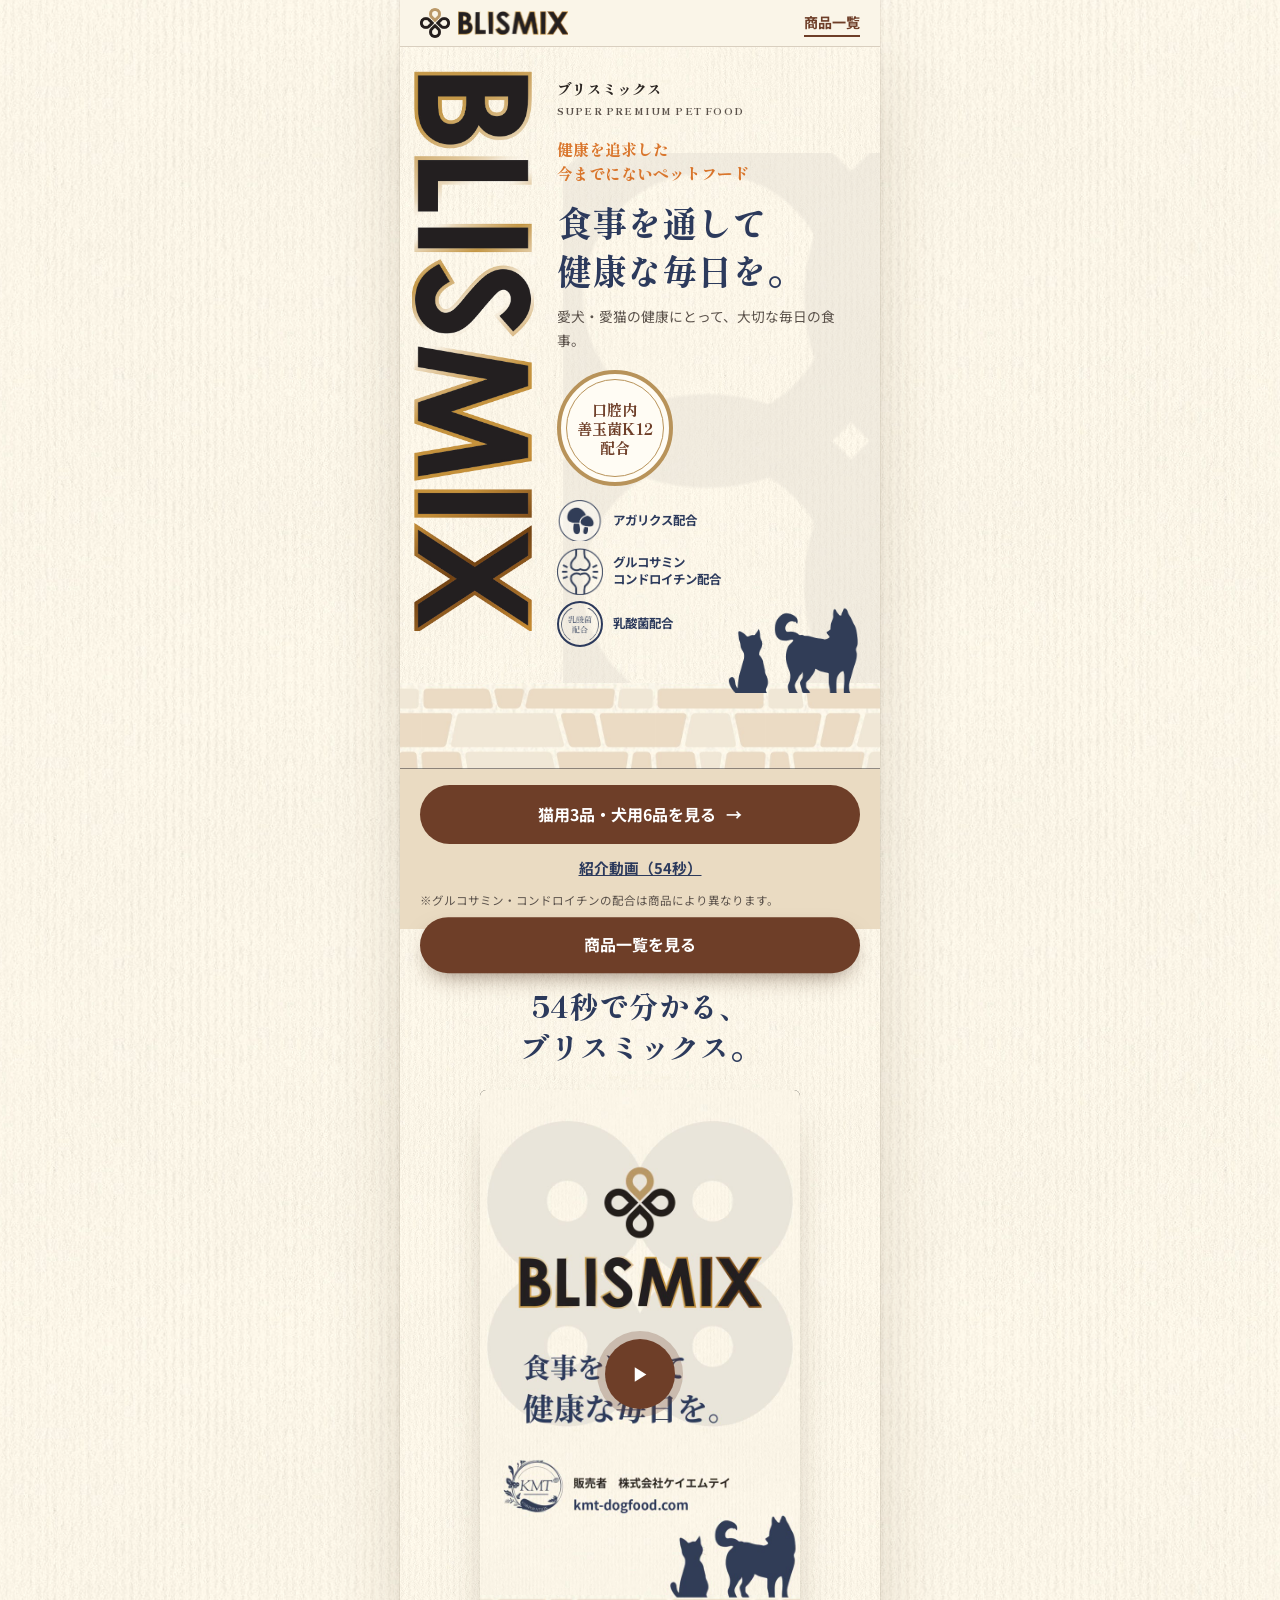
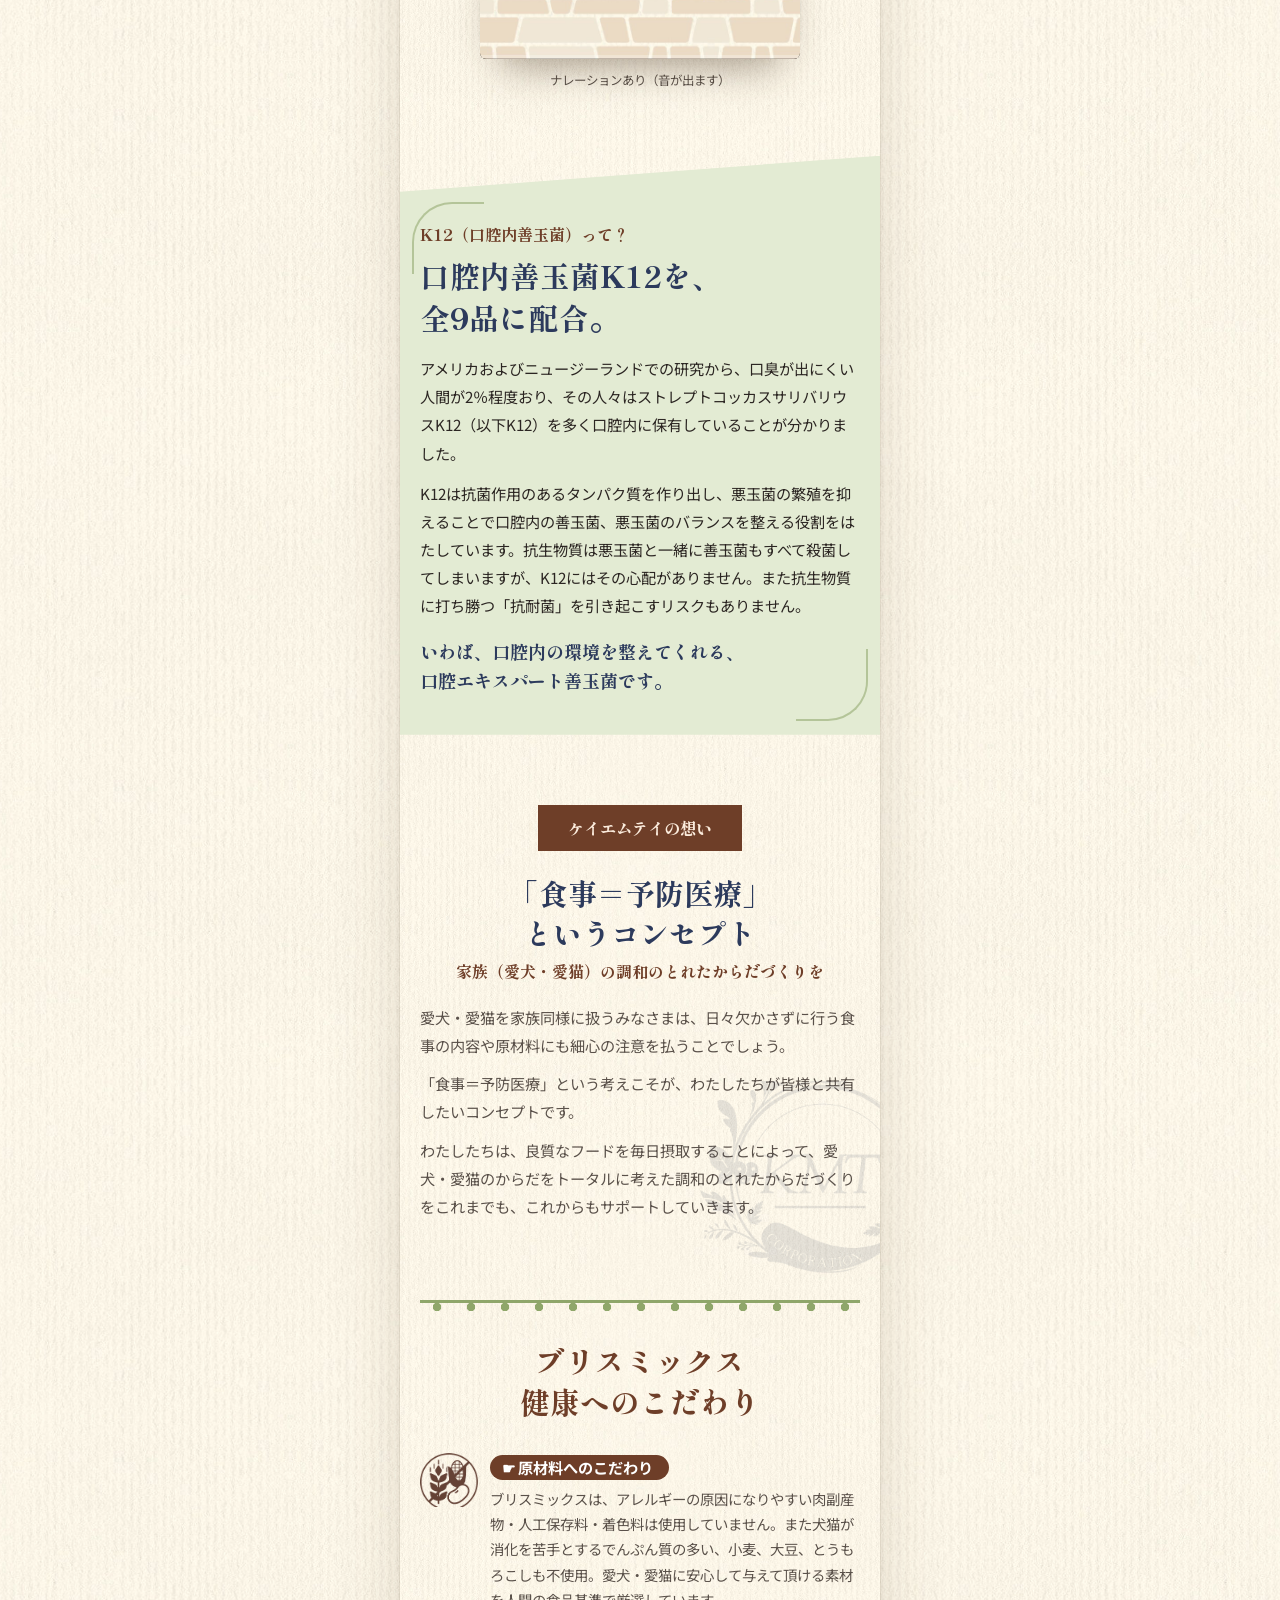
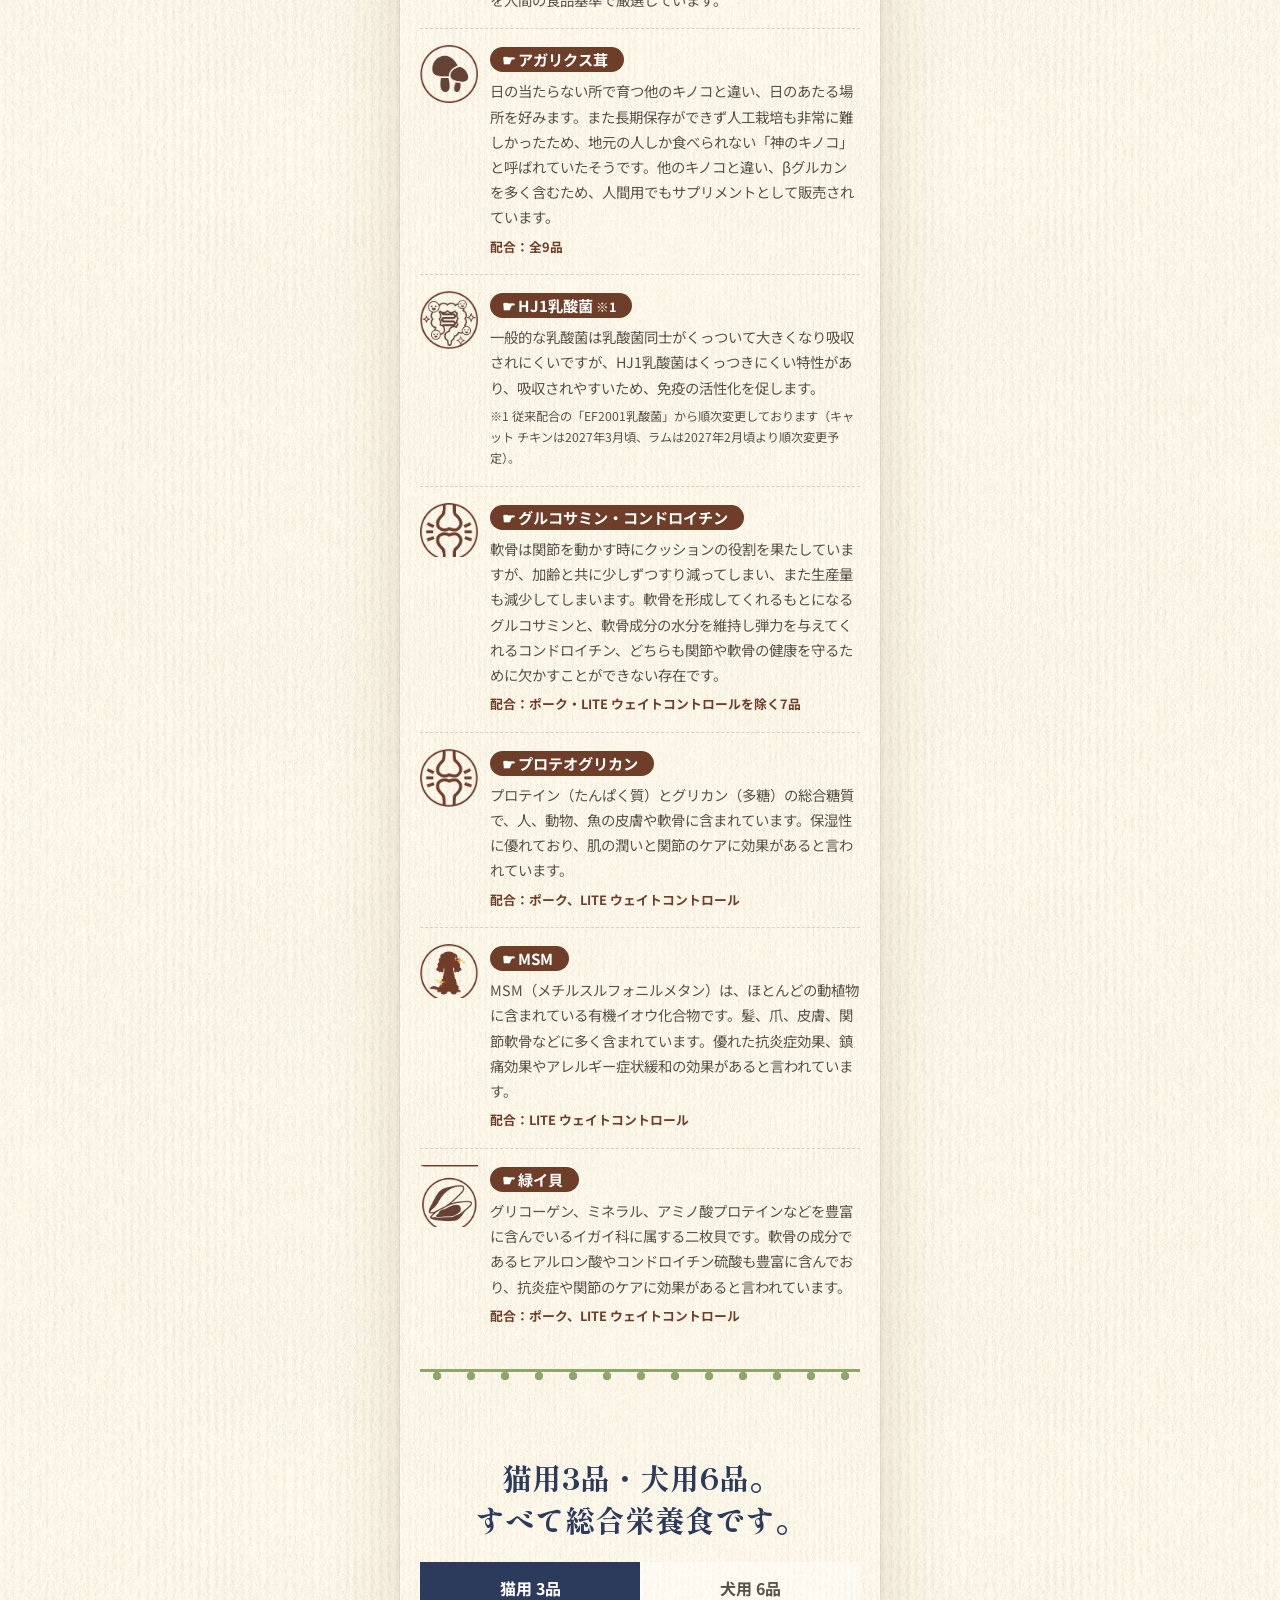
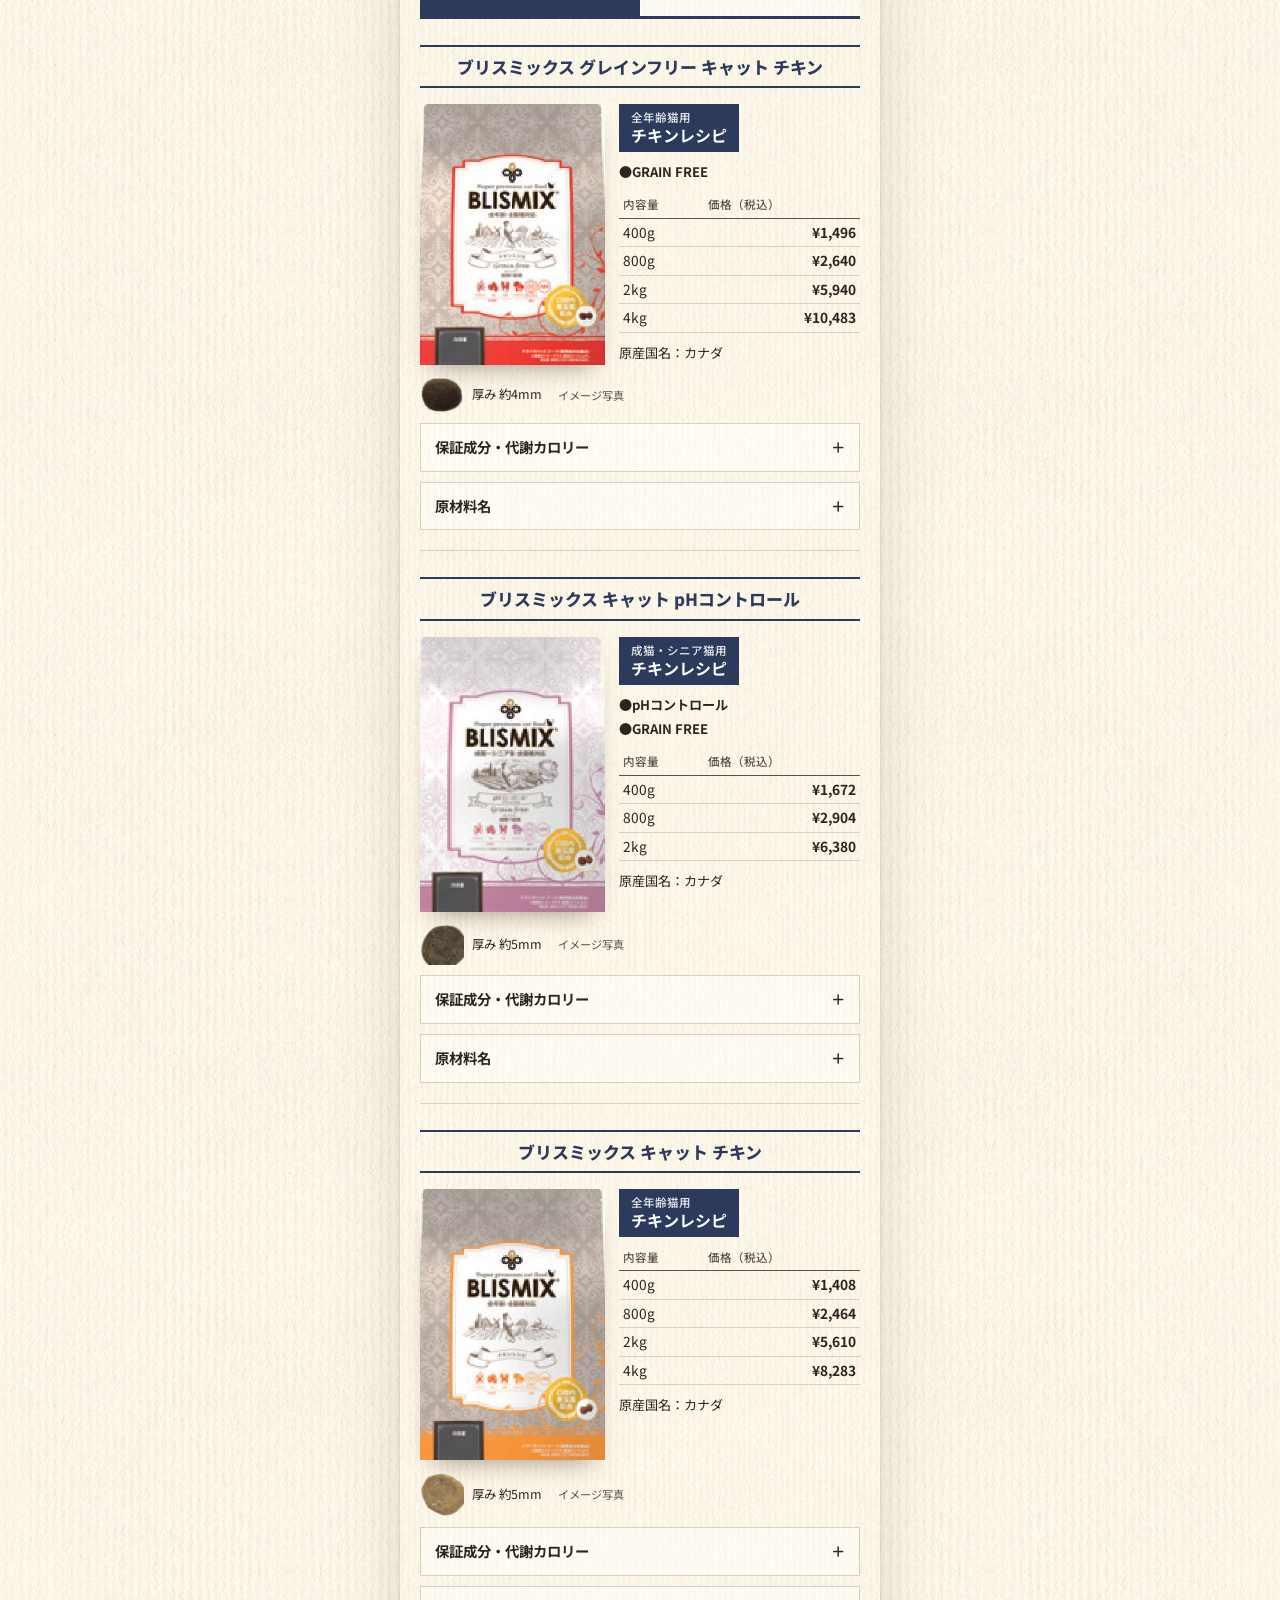
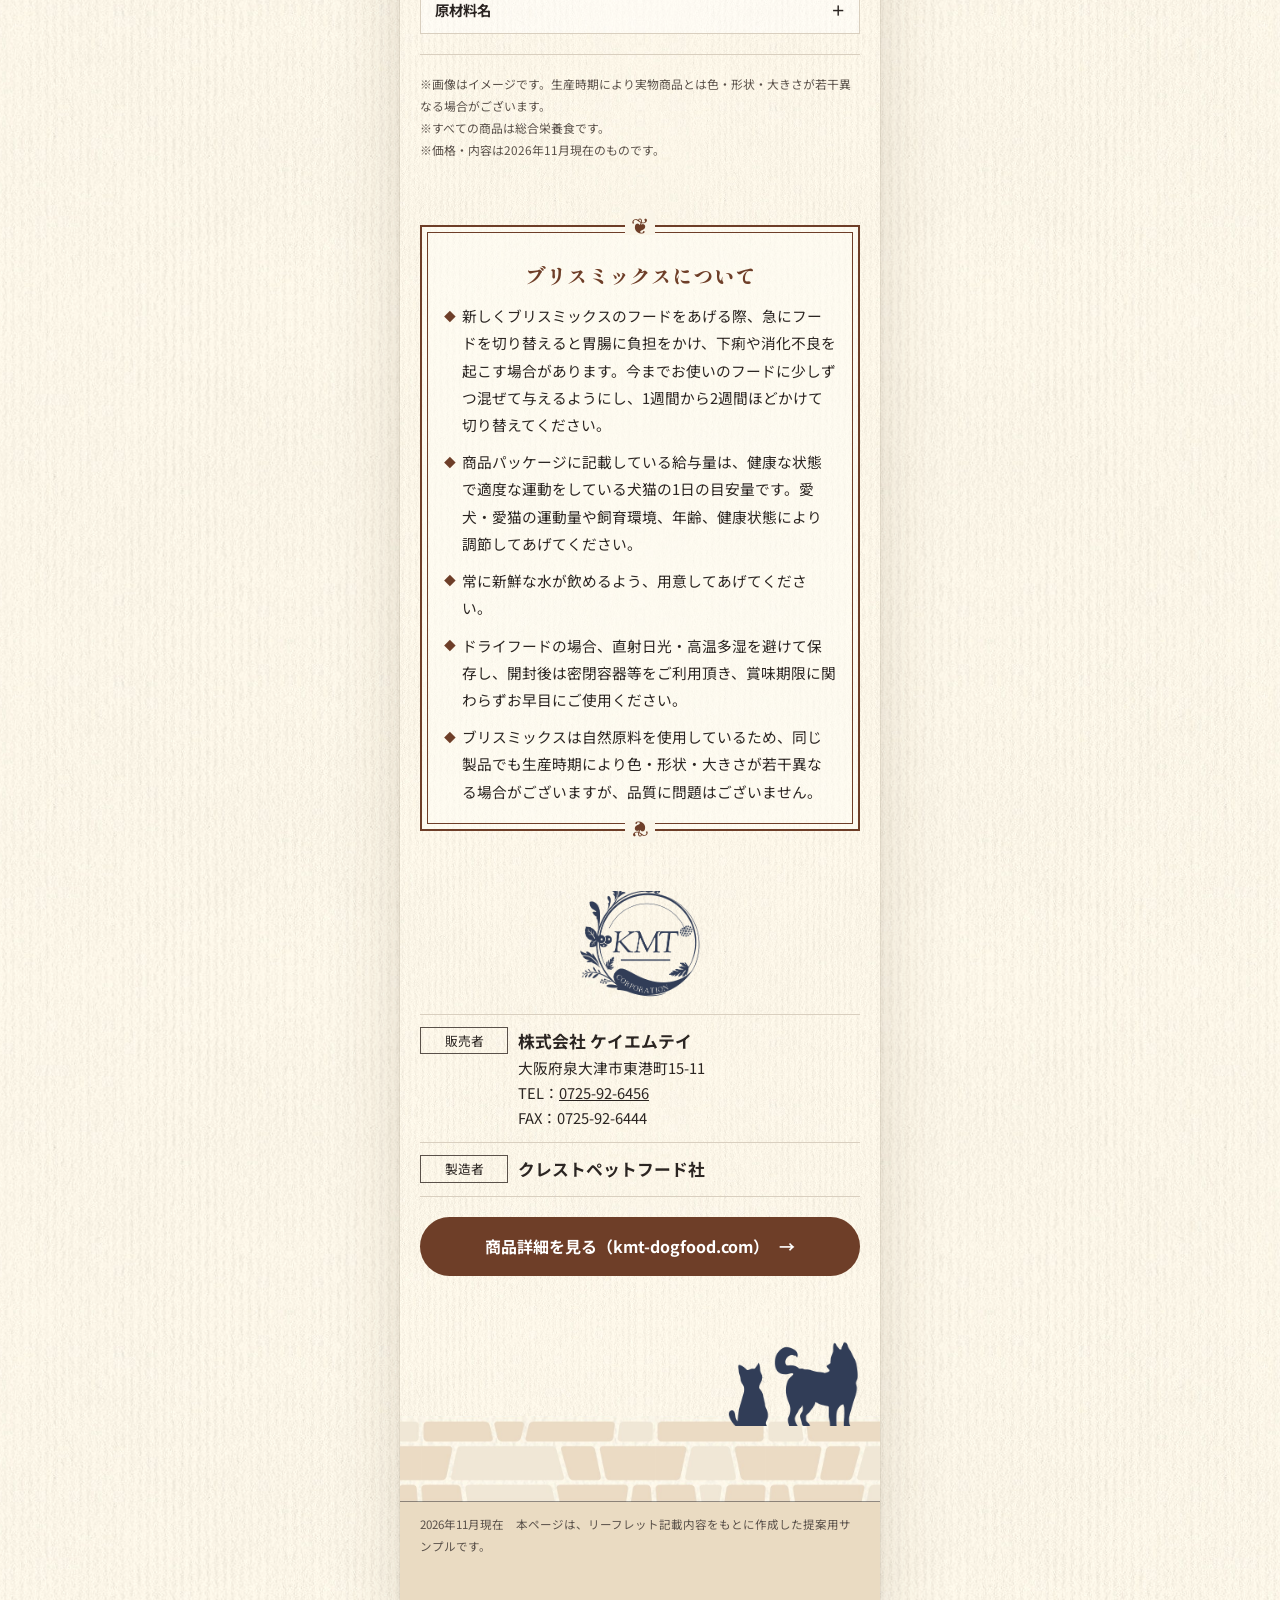
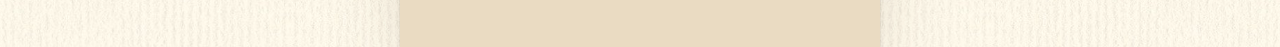
<file: index.html>
<!DOCTYPE html>
<html lang="ja">
<head>
<meta charset="utf-8">
<meta name="viewport" content="width=device-width, initial-scale=1, viewport-fit=cover">
<meta name="robots" content="noindex, nofollow">
<title>ブリスミックス｜スーパープレミアムペットフード</title>
<meta name="description" content="口腔内善玉菌K12を配合したスーパープレミアムペットフード、ブリスミックス。猫用3品・犬用6品。">
<link rel="preconnect" href="https://fonts.googleapis.com">
<link rel="preconnect" href="https://fonts.gstatic.com" crossorigin>
<link rel="stylesheet" href="https://fonts.googleapis.com/css2?family=Shippori+Mincho+B1:wght@600;800&family=Noto+Sans+JP:wght@400;500;700&display=swap">
<link rel="stylesheet" href="style.css">
</head>
<body>
<div class="sheet">
<header class="mast">
  <a class="brand" href="#top" aria-label="ページ先頭へ"><img src="mark2.png" alt="" width="40" height="40"><img class="wm" src="wordmark.png" alt="BLISMIX" width="1764" height="385"></a>
  <a class="mast-link" href="#lineup">商品一覧</a>
</header>

<main id="top">
<!-- 1. FIRST VIEW : the leaflet cover, re-set for a phone -->
<section class="fv">
  <div class="loops" aria-hidden="true"></div>
  <img class="fv-wm" src="wordmark_v.png" alt="BLISMIX" width="385" height="1764">
  <div class="fv-copy">
    <p class="kana">ブリスミックス<span>SUPER PREMIUM PET FOOD</span></p>
    <p class="catch">健康を追求した<br>今までにないペットフード</p>
    <h1><span>食事を通して</span><span>健康な毎日を。</span></h1>
    <p class="lead">愛犬・愛猫の健康にとって、大切な毎日の食事。</p>
    <div class="k12" aria-label="口腔内善玉菌K12配合"><span>口腔内</span><span>善玉菌K12</span><span>配合</span></div>
    <ul class="fv-icons">
      <li><img src="ic_aga.png" alt="" width="208" height="187">アガリクス配合</li>
      <li><img src="ic_glu.png" alt="" width="191" height="197">グルコサミン<br>コンドロイチン配合</li>
      <li><img src="ic_lac.png" alt="" width="191" height="162">乳酸菌配合</li>
    </ul>
  </div>
  <div class="wall" aria-hidden="true"><img class="sil" src="sil.png" alt="" width="328" height="226"></div>
  <div class="fv-acts">
    <a class="btn" href="#lineup">猫用3品・犬用6品を見る</a>
    <a class="txt" href="#movie">紹介動画（54秒）</a>
  </div>
  <p class="fv-note">※グルコサミン・コンドロイチンの配合は商品により異なります。</p>
</section>

<!-- 2. MOVIE -->
<section class="movie" id="movie" aria-labelledby="mv-h">
  <h2 id="mv-h"><span class="ib">54秒で分かる、</span><span class="ib">ブリスミックス。</span></h2>
  <div class="player" id="player">
    <video id="vid" src="blismix_sns.mp4" poster="poster.jpg" preload="metadata" playsinline aria-label="ブリスミックス 紹介動画"></video>
    <button class="play" id="playbtn" type="button" aria-label="紹介動画を再生"><svg viewBox="0 0 24 24" aria-hidden="true"><path id="ico" d="M7 4.5v15l12-7.5z"/></svg></button>
    <div class="bar-p" aria-hidden="true"><i id="prog"></i></div>
  </div>
  <p class="cap">ナレーションあり（音が出ます）</p>
</section>

<!-- 3. K12 : the leaflet's green box -->
<section class="k12-sec" aria-labelledby="k12-h">
  <div class="green">
    <p class="q">K12（口腔内善玉菌）って？</p>
    <h2 id="k12-h"><span class="ib">口腔内善玉菌K12を、</span><span class="ib">全9品に配合。</span></h2>
    <p>アメリカおよびニュージーランドでの研究から、口臭が出にくい人間が2％程度おり、その人々はストレプトコッカスサリバリウスK12（以下K12）を多く口腔内に保有していることが分かりました。</p>
    <p>K12は抗菌作用のあるタンパク質を作り出し、悪玉菌の繁殖を抑えることで口腔内の善玉菌、悪玉菌のバランスを整える役割をはたしています。抗生物質は悪玉菌と一緒に善玉菌もすべて殺菌してしまいますが、K12にはその心配がありません。また抗生物質に打ち勝つ「抗耐菌」を引き起こすリスクもありません。</p>
    <p class="big">いわば、口腔内の環境を整えてくれる、<br>口腔エキスパート善玉菌です。</p>
  </div>
</section>

<!-- 4. KMT's thought -->
<section class="omoi" aria-labelledby="om-h">
  <p class="ribbon"><span>ケイエムテイの想い</span></p>
  <h2 id="om-h"><span class="ib">「食事＝予防医療」</span><span class="ib">というコンセプト</span></h2>
  <p class="sub"><span class="ib">家族（愛犬・愛猫）の</span><span class="ib">調和のとれたからだづくりを</span></p>
  <p>愛犬・愛猫を家族同様に扱うみなさまは、日々欠かさずに行う食事の内容や原材料にも細心の注意を払うことでしょう。</p>
  <p>「食事＝予防医療」という考えこそが、わたしたちが皆様と共有したいコンセプトです。</p>
  <p>わたしたちは、良質なフードを毎日摂取することによって、愛犬・愛猫のからだをトータルに考えた調和のとれたからだづくりをこれまでも、これからもサポートしていきます。</p>
  <img class="omoi-kmt" src="kmt.png" alt="" width="287" height="260">
</section>

<!-- 5. health commitments -->
<section class="kodawari" aria-labelledby="kd-h">
  <div class="vine" aria-hidden="true"></div>
  <h2 id="kd-h"><span class="ib">ブリスミックス</span><span class="ib">健康へのこだわり</span></h2>
  <ul class="kd">
    <li><img src="h_raw.png" alt="" width="143" height="134"><div><h3>原材料へのこだわり</h3><p>ブリスミックスは、アレルギーの原因になりやすい肉副産物・人工保存料・着色料は使用していません。また犬猫が消化を苦手とするでんぷん質の多い、小麦、大豆、とうもろこしも不使用。愛犬・愛猫に安心して与えて頂ける素材を人間の食品基準で厳選しています。</p></div></li>
    <li><img src="h_aga.png" alt="" width="148" height="147"><div><h3>アガリクス茸</h3><p>日の当たらない所で育つ他のキノコと違い、日のあたる場所を好みます。また長期保存ができず人工栽培も非常に難しかったため、地元の人しか食べられない「神のキノコ」と呼ばれていたそうです。他のキノコと違い、βグルカンを多く含むため、人間用でもサプリメントとして販売されています。</p><p class="in">配合：全9品</p></div></li>
    <li><img src="h_lac.png" alt="" width="148" height="148"><div><h3>HJ1乳酸菌 <small>※1</small></h3><p>一般的な乳酸菌は乳酸菌同士がくっついて大きくなり吸収されにくいですが、HJ1乳酸菌はくっつきにくい特性があり、吸収されやすいため、免疫の活性化を促します。</p><p class="note">※1 従来配合の「EF2001乳酸菌」から順次変更しております（キャット チキンは2027年3月頃、ラムは2027年2月頃より順次変更予定）。</p></div></li>
    <li><img src="h_glu.png" alt="" width="141" height="132"><div><h3>グルコサミン・コンドロイチン</h3><p>軟骨は関節を動かす時にクッションの役割を果たしていますが、加齢と共に少しずつすり減ってしまい、また生産量も減少してしまいます。軟骨を形成してくれるもとになるグルコサミンと、軟骨成分の水分を維持し弾力を与えてくれるコンドロイチン、どちらも関節や軟骨の健康を守るために欠かすことができない存在です。</p><p class="in">配合：ポーク・LITE ウェイトコントロールを除く7品</p></div></li>
    <li><img src="h_pro.png" alt="" width="142" height="142"><div><h3>プロテオグリカン</h3><p>プロテイン（たんぱく質）とグリカン（多糖）の総合糖質で、人、動物、魚の皮膚や軟骨に含まれています。保湿性に優れており、肌の潤いと関節のケアに効果があると言われています。</p><p class="in">配合：ポーク、LITE ウェイトコントロール</p></div></li>
    <li><img src="h_msm.png" alt="" width="147" height="136"><div><h3>MSM</h3><p>MSM（メチルスルフォニルメタン）は、ほとんどの動植物に含まれている有機イオウ化合物です。髪、爪、皮膚、関節軟骨などに多く含まれています。優れた抗炎症効果、鎮痛効果やアレルギー症状緩和の効果があると言われています。</p><p class="in">配合：LITE ウェイトコントロール</p></div></li>
    <li><img src="h_mus.png" alt="" width="157" height="170"><div><h3>緑イ貝</h3><p>グリコーゲン、ミネラル、アミノ酸プロテインなどを豊富に含んでいるイガイ科に属する二枚貝です。軟骨の成分であるヒアルロン酸やコンドロイチン硫酸も豊富に含んでおり、抗炎症や関節のケアに効果があると言われています。</p><p class="in">配合：ポーク、LITE ウェイトコントロール</p></div></li>
  </ul>
  <div class="vine" aria-hidden="true"></div>
</section>

<!-- 6. line-up -->
<section class="lineup" id="lineup" aria-labelledby="lu-h">
  <h2 id="lu-h"><span class="ib">猫用3品・犬用6品。</span><span class="ib">すべて総合栄養食です。</span></h2>
  <div class="tabs" role="tablist" aria-label="商品の種類">
    <button type="button" role="tab" id="tab-cat" aria-controls="pane-cat" aria-selected="true" class="cat">猫用 3品</button>
    <button type="button" role="tab" id="tab-dog" aria-controls="pane-dog" aria-selected="false" class="dog">犬用 6品</button>
  </div>
  <div class="pane" id="pane-cat" role="tabpanel" aria-labelledby="tab-cat">
<article class="prod cat" id="cat_gf">
  <h3>ブリスミックス グレインフリー キャット チキン</h3>
  <div class="prod-top">
    <img class="bag" src="bag_cat_gf.jpg" alt="ブリスミックス グレインフリー キャット チキン パッケージ" width="250" height="370">
    <div class="prod-info">
      <p class="tgt"><small>全年齢猫用</small>チキンレシピ</p>
      <ul class="marks"><li>●GRAIN FREE</li></ul>
      <div class="prices"><table class="price"><thead><tr><th scope="col">内容量</th><th scope="col">価格（税込）</th></tr></thead><tbody><tr><td>400g</td><td>¥1,496</td></tr><tr><td>800g</td><td>¥2,640</td></tr><tr><td>2kg</td><td>¥5,940</td></tr><tr><td>4kg</td><td>¥10,483</td></tr></tbody></table></div>
      <p class="origin">原産国名：カナダ</p>
    </div>
  </div>
  <div class="kibs"><figure class="kib"><img src="kib_cat_gf.png" alt="" width="60" height="60"><figcaption>厚み 約4mm</figcaption></figure><span class="img-note">イメージ写真</span></div>
  <details><summary>保証成分・代謝カロリー</summary><h4>保証成分</h4><table class="spec"><tr><th scope="row">粗タンパク質</th><td>43.0%以上</td></tr><tr><th scope="row">粗脂肪</th><td>20.0%以上</td></tr><tr><th scope="row">粗繊維</th><td>3.5%以下</td></tr><tr><th scope="row">粗灰分</th><td>9.5%以下</td></tr><tr><th scope="row">水分</th><td>10.0%以下</td></tr><tr><th scope="row">オメガ6脂肪酸</th><td>3.5%以上</td></tr><tr><th scope="row">オメガ3脂肪酸</th><td>1.25%以上</td></tr></table><h4>その他含有成分</h4><table class="spec"><tr><th scope="row">グルコサミン</th><td>300mg/kg以上</td></tr><tr><th scope="row">コンドロイチン</th><td>100mg/kg以上</td></tr><tr><th scope="row">タウリン</th><td>0.31%以上</td></tr></table><p class="kcal">代謝カロリー　<b>3,810kcal/kg</b></p></details>
  <details><summary>原材料名</summary><p class="ing">フレッシュチキン・ドライチキン・スィートポテト・えんどう豆・カノラオイル（混合トコフェロールによる保存処理）・ドライオーシャンフィッシュ・ヒラマメ・サーモンオイル（混合トコフェロールによる保存処理）・乾燥卵・チキンレバー・乾燥ケルプ・プロピオン酸カルシウム・塩化コリン・硫酸水素ナトリウム・DLメチオニン・グルコサミン塩酸塩・ユッカシジゲラエキス・コンドロイチン硫酸・人参・パンプキン・ブロッコリー・リンゴ・ブルーベリー・チコリ根・クランベリー・ジンジャー・ペパーミント・カモミール・ターメリック・セロリシード・ドライローズマリー・ほうれん草・タイム・パセリ・バチルスリケニフォルミス・バチルスサブティリス・タウリン・アガリクス・ストレプトコッカス サリバリウス（口腔内善玉菌）・HJ1乳酸菌・クエン酸・硫酸亜鉛・硫酸鉄・ビタミンE・ナイアシン・硫酸銅・Lリジン塩酸塩・亜セレン酸ナトリウム・チアミン硝酸塩・硫酸マンガン・ヨウ化カルシウム・パントテン酸カルシウム・ビタミンA・ビタミンB12・リボフラビン・ピリドキシン塩酸塩・ビオチン・炭酸コバルト・葉酸・ビタミンD3</p></details>
</article>
<article class="prod cat" id="cat_ph">
  <h3>ブリスミックス キャット pHコントロール</h3>
  <div class="prod-top">
    <img class="bag" src="bag_cat_ph.jpg" alt="ブリスミックス キャット pHコントロール パッケージ" width="250" height="370">
    <div class="prod-info">
      <p class="tgt"><small>成猫・シニア猫用</small>チキンレシピ</p>
      <ul class="marks"><li>●pHコントロール</li><li>●GRAIN FREE</li></ul>
      <div class="prices"><table class="price"><thead><tr><th scope="col">内容量</th><th scope="col">価格（税込）</th></tr></thead><tbody><tr><td>400g</td><td>¥1,672</td></tr><tr><td>800g</td><td>¥2,904</td></tr><tr><td>2kg</td><td>¥6,380</td></tr></tbody></table></div>
      <p class="origin">原産国名：カナダ</p>
    </div>
  </div>
  <div class="kibs"><figure class="kib"><img src="kib_cat_ph.png" alt="" width="60" height="60"><figcaption>厚み 約5mm</figcaption></figure><span class="img-note">イメージ写真</span></div>
  <details><summary>保証成分・代謝カロリー</summary><h4>保証成分</h4><table class="spec"><tr><th scope="row">粗タンパク質</th><td>28.0%以上</td></tr><tr><th scope="row">粗脂肪</th><td>10.0%以上</td></tr><tr><th scope="row">粗繊維</th><td>4.0%以下</td></tr><tr><th scope="row">粗灰分</th><td>7.0%以下</td></tr><tr><th scope="row">水分</th><td>10.0%以下</td></tr><tr><th scope="row">オメガ6脂肪酸</th><td>2.1%以上</td></tr><tr><th scope="row">オメガ3脂肪酸</th><td>0.45%以上</td></tr></table><h4>その他含有成分</h4><table class="spec"><tr><th scope="row">グルコサミン</th><td>300mg/kg以上</td></tr><tr><th scope="row">コンドロイチン</th><td>100mg/kg以上</td></tr><tr><th scope="row">マグネシウム</th><td>0.08%以上</td></tr><tr><th scope="row">カルシウム</th><td>1.2%以上</td></tr><tr><th scope="row">リン</th><td>0.7%以上</td></tr><tr><th scope="row">ナトリウム</th><td>0.4%以上</td></tr><tr><th scope="row">カリウム</th><td>0.85%以上</td></tr><tr><th scope="row">タウリン</th><td>0.31%以上</td></tr><tr><th scope="row">pH</th><td>6.5</td></tr></table><p class="kcal">代謝カロリー　<b>3,300kcal/kg</b></p></details>
  <details><summary>原材料名</summary><p class="ing">ドライチキン・ソラマメ・グリーンピース・ポテト・鶏脂肪（混合トコフェロールによる保存処理）・シトラス繊維・豆繊維・フラックスシード・乾燥醸造酵母・チキンレバー・塩・ドライケルプ・硫酸水素ナトリウム・DLメチオニン・レシチン・タウリン・グルコサミン塩酸塩・コンドロイチン硫酸・ユッカシジゲラ・カルニチン・はちみつ・ブルーベリー・クランベリー・ケール・チコリ根・パンプキン・ほうれん草・ジンジャー・ペパーミント・ターメリック・ドライローズマリー・クエン酸・硫酸亜鉛・硫酸第一鉄・トリプトファン・ビタミンE・アガリクス・ストレプトコッカス サリバリウス（口腔内善玉菌）・HJ1乳酸菌・ナイアシン・硫酸銅・Lリジン塩酸塩・亜セレン酸ナトリウム・チアミン硝酸塩・硫酸マンガン・ヨウ化カルシウム・パントテン酸カルシウム・ビタミンA・ビタミンB12・リボフラビン・ピリドキシン塩酸塩・ビオチン・炭酸コバルト・葉酸・ビタミンD3・バチルスリケニフォルミス・バチルスサブティリス</p></details>
</article>
<article class="prod cat" id="cat_ck">
  <h3>ブリスミックス キャット チキン</h3>
  <div class="prod-top">
    <img class="bag" src="bag_cat_ck.jpg" alt="ブリスミックス キャット チキン パッケージ" width="250" height="370">
    <div class="prod-info">
      <p class="tgt"><small>全年齢猫用</small>チキンレシピ</p>
      
      <div class="prices"><table class="price"><thead><tr><th scope="col">内容量</th><th scope="col">価格（税込）</th></tr></thead><tbody><tr><td>400g</td><td>¥1,408</td></tr><tr><td>800g</td><td>¥2,464</td></tr><tr><td>2kg</td><td>¥5,610</td></tr><tr><td>4kg</td><td>¥8,283</td></tr></tbody></table></div>
      <p class="origin">原産国名：カナダ</p>
    </div>
  </div>
  <div class="kibs"><figure class="kib"><img src="kib_cat_ck.png" alt="" width="60" height="60"><figcaption>厚み 約5mm</figcaption></figure><span class="img-note">イメージ写真</span></div>
  <details><summary>保証成分・代謝カロリー</summary><h4>保証成分</h4><table class="spec"><tr><th scope="row">粗タンパク質</th><td>30.0%以上</td></tr><tr><th scope="row">粗脂肪</th><td>12.0%以上</td></tr><tr><th scope="row">粗繊維</th><td>4.0%以下</td></tr><tr><th scope="row">粗灰分</th><td>6.1%以下</td></tr><tr><th scope="row">水分</th><td>10.0%以下</td></tr><tr><th scope="row">オメガ6脂肪酸</th><td>3.3%以上</td></tr><tr><th scope="row">オメガ3脂肪酸</th><td>0.5%以上</td></tr></table><h4>その他含有成分</h4><table class="spec"><tr><th scope="row">グルコサミン</th><td>300mg/kg以上</td></tr><tr><th scope="row">コンドロイチン</th><td>100mg/kg以上</td></tr><tr><th scope="row">タウリン</th><td>0.20%以上</td></tr></table><p class="kcal">代謝カロリー　<b>3,529kcal/kg</b></p></details>
  <details><summary>原材料名</summary><p class="ing">フレッシュチキン・ドライチキン・玄米・えんどう豆・白米・えんどう豆粉・鶏脂肪（混合トコフェロールによる保存処理済）・チキンスープ（天然風味料）・フラックスシード・塩化コリン・塩化カリウム・タウリン・グルコサミン塩酸塩・ケール・チアシード・パンプキン・ブルーベリー・キヌア・ドライケルプ・ココナッツ・ほうれん草・人参・パパイア・ラクトバチルスアシドフィルス菌・ビフィドバクテリウム アニマリス・キレート亜鉛・HJ1乳酸菌（※1）・アガリクス・ストレプトコッカス サリバリウス（口腔内善玉菌）・ビタミンE・ナイアシン・キレートマンガン・キレート銅・キレート鉄・硫酸亜鉛・硫酸マンガン・コンドロイチン硫酸・硫酸銅・チアミン硝酸塩（ビタミンB1）・ビタミンA・ビオチン・ヨウ化カリウム・パントテン酸カルシウム・リボフラビン（ビタミンB2）・ピリドキシン塩酸塩（ビタミンB6）・ビタミンB12・酸化マンガン・亜セレン酸ナトリウム・ビタミンD・葉酸</p><p class="pnote">※1 HJ1乳酸菌は2027年3月頃より順次変更予定</p></details>
</article></div>
  <div class="pane" id="pane-dog" role="tabpanel" aria-labelledby="tab-dog" hidden>
<article class="prod dog" id="dog_ck">
  <h3>ブリスミックス ドッグ チキン</h3>
  <div class="prod-top">
    <img class="bag" src="bag_dog_ck.jpg" alt="ブリスミックス ドッグ チキン パッケージ" width="250" height="370">
    <div class="prod-info">
      <p class="tgt"><small>全年齢犬用</small>チキンレシピ</p>
      
      <div class="prices"><table class="price"><caption>【小粒】</caption><thead><tr><th scope="col">内容量</th><th scope="col">価格（税込）</th></tr></thead><tbody><tr><td>800g</td><td>¥2,200</td></tr><tr><td>2.5kg</td><td>¥4,950</td></tr><tr><td>6kg</td><td>¥9,900</td></tr></tbody></table><table class="price"><caption>【中粒】</caption><thead><tr><th scope="col">内容量</th><th scope="col">価格（税込）</th></tr></thead><tbody><tr><td>800g</td><td>¥2,200</td></tr><tr><td>2.5kg</td><td>¥4,950</td></tr><tr><td>6kg</td><td>¥9,900</td></tr><tr><td>10kg</td><td>¥13,904</td></tr></tbody></table></div>
      <p class="origin">原産国名：カナダ</p>
    </div>
  </div>
  <div class="kibs"><figure class="kib"><img src="kib_dog_ck_s.png" alt="" width="60" height="60"><figcaption>小粒 厚み 約4mm</figcaption></figure><figure class="kib"><img src="kib_dog_ck_m.png" alt="" width="60" height="60"><figcaption>中粒 厚み 約5mm</figcaption></figure><span class="img-note">イメージ写真</span></div>
  <details><summary>保証成分・代謝カロリー</summary><h4>保証成分</h4><table class="spec"><tr><th scope="row">粗タンパク質</th><td>24.0%以上</td></tr><tr><th scope="row">粗脂肪</th><td>12.0%以上</td></tr><tr><th scope="row">粗繊維</th><td>4.5%以下</td></tr><tr><th scope="row">粗灰分</th><td>5.5%以下</td></tr><tr><th scope="row">水分</th><td>10.0%以下</td></tr><tr><th scope="row">オメガ6脂肪酸</th><td>2.5%以上</td></tr><tr><th scope="row">オメガ3脂肪酸</th><td>0.4%以上</td></tr></table><h4>その他含有成分</h4><table class="spec"><tr><th scope="row">グルコサミン</th><td>300mg/kg以上</td></tr><tr><th scope="row">コンドロイチン</th><td>100mg/kg以上</td></tr></table><p class="kcal">代謝カロリー　<b>3,606kcal/kg</b></p></details>
  <details><summary>原材料名</summary><p class="ing">フレッシュチキン・ドライチキン・玄米・えんどう豆・えんどう豆粉・黍・鶏脂肪（混合トコフェロールによる保存処理）・トマト搾り粕(リコピン)・チキンスープ（天然風味料）・フラックスシード・サーモンオイル（DHA）・ジンジャー・塩・塩化コリン・乾燥チコリ根・ケルプ・人参・リンゴ・トマト・ブルーベリー・ほうれん草・クランベリー・ローズマリーエキス・パセリフレーク・グルコサミン塩酸塩・ユッカシジゲラエキス・アガリクス・ストレプトコッカス サリバリウス（口腔内善玉菌）・HJ1乳酸菌・ラクトバチルスアシドフィルス・ビフィドバクテリウムアニマリス・ラクトバチルスロイテリ・ビタミンE・キレート鉄・キレート亜鉛・キレート銅・硫酸第一鉄・硫酸亜鉛・硫酸銅・コンドロイチン硫酸・ヨウ化カリウム・チアミン硝酸塩・キレートマンガン・酸化マンガン・アスコルビン酸・ビタミンA・ビオチン・ナイアシン・パントテン酸カルシウム・硫酸マンガン・亜セレン酸ナトリウム・ピリドキシン塩酸塩・ビタミンB12・リボフラビン・ビタミンD3・葉酸</p></details>
</article>
<article class="prod dog" id="dog_pork">
  <h3>ブリスミックス ポーク</h3>
  <div class="prod-top">
    <img class="bag" src="bag_dog_pork.jpg" alt="ブリスミックス ポーク パッケージ" width="250" height="370">
    <div class="prod-info">
      <p class="tgt"><small>成犬・シニア犬用</small>ポークレシピ</p>
      <p class="plus">プロテオグリカン・緑イ貝</p>
      <div class="prices"><table class="price"><thead><tr><th scope="col">内容量</th><th scope="col">価格（税込）</th></tr></thead><tbody><tr><td>800g</td><td>¥2,464</td></tr><tr><td>2.5kg</td><td>¥5,775</td></tr><tr><td>6kg</td><td>¥12,980</td></tr></tbody></table></div>
      <p class="origin">原産国名：カナダ</p>
    </div>
  </div>
  <div class="kibs"><figure class="kib"><img src="kib_dog_pork.png" alt="" width="60" height="60"><figcaption>小粒 厚み 約5mm</figcaption></figure><span class="img-note">イメージ写真</span></div>
  <details><summary>保証成分・代謝カロリー</summary><h4>保証成分</h4><table class="spec"><tr><th scope="row">粗タンパク質</th><td>23.0%以上</td></tr><tr><th scope="row">粗脂肪</th><td>10.0%以上</td></tr><tr><th scope="row">粗繊維</th><td>4.5%以下</td></tr><tr><th scope="row">粗灰分</th><td>7.6%以下</td></tr><tr><th scope="row">水分</th><td>10.0%以下</td></tr><tr><th scope="row">オメガ6脂肪酸</th><td>1.10%以上</td></tr><tr><th scope="row">オメガ3脂肪酸</th><td>1.06%以上</td></tr></table><p class="kcal">代謝カロリー　<b>3,330kcal/kg</b></p></details>
  <details><summary>原材料名</summary><p class="ing">フレッシュポーク・ドライポーク・全粒オーツ麦・全粒黍・ガルバンゾー豆・玄米・フラックスシード・醸造酵母・米ぬか・卵・カノラオイル・キヌア・塩・ニシンオイル・塩化カリウム・プロピオン酸カルシウム・リン酸一ナトリウム・タウリン・塩化コリン・DLメチオニン・パンプキン・ブルーベリー・チコリ根・クランベリー・ローズマリーエキス・緑イ貝・ユッカシジゲラ・ドリアン・アガリクス・ストレプトコッカス サリバリウス(口腔内善玉菌)・HJ1乳酸菌・プロテオグリカン・炭酸カルシウム・セレン酵母・キレート鉄・キレート亜鉛・ビタミンE・ビタミンC・硫酸銅・キレートマンガン・ナイアシン・パントテン酸カルシウム・ビオチン・リボフラビン・ビタミンA・チアミン硝酸塩・ビタミンK3・ビタミンB12・ピリドキシン塩酸塩・ビタミンD3・ヨウ化カルシウム・葉酸</p></details>
</article>
<article class="prod dog" id="dog_lamb">
  <h3>ブリスミックス ラム</h3>
  <div class="prod-top">
    <img class="bag" src="bag_dog_lamb.jpg" alt="ブリスミックス ラム パッケージ" width="250" height="370">
    <div class="prod-info">
      <p class="tgt"><small>全年齢犬用</small>ラムレシピ</p>
      
      <div class="prices"><table class="price"><caption>【小粒】</caption><thead><tr><th scope="col">内容量</th><th scope="col">価格（税込）</th></tr></thead><tbody><tr><td>800g</td><td>¥2,376</td></tr><tr><td>2.5kg</td><td>¥5,313</td></tr><tr><td>6kg</td><td>¥10,670</td></tr></tbody></table><table class="price"><caption>【中粒】</caption><thead><tr><th scope="col">内容量</th><th scope="col">価格（税込）</th></tr></thead><tbody><tr><td>800g</td><td>¥2,376</td></tr><tr><td>2.5kg</td><td>¥5,313</td></tr><tr><td>6kg</td><td>¥10,670</td></tr><tr><td>10kg</td><td>¥15,202</td></tr></tbody></table></div>
      <p class="origin">原産国名：米国</p>
    </div>
  </div>
  <div class="kibs"><figure class="kib"><img src="kib_dog_lamb_s.png" alt="" width="60" height="60"><figcaption>小粒 厚み 約5mm</figcaption></figure><figure class="kib"><img src="kib_dog_lamb_m.png" alt="" width="60" height="60"><figcaption>中粒 厚み 約5mm</figcaption></figure><span class="img-note">イメージ写真</span></div>
  <details><summary>保証成分・代謝カロリー</summary><h4>保証成分</h4><table class="spec"><tr><th scope="row">粗タンパク質</th><td>24.0%以上</td></tr><tr><th scope="row">粗脂肪</th><td>14.0%以上</td></tr><tr><th scope="row">粗繊維</th><td>5.0%以下</td></tr><tr><th scope="row">粗灰分</th><td>5.8%以下</td></tr><tr><th scope="row">水分</th><td>10.0%以下</td></tr><tr><th scope="row">オメガ6脂肪酸</th><td>2.2%以上</td></tr><tr><th scope="row">オメガ3脂肪酸</th><td>0.4%以上</td></tr></table><h4>その他含有成分</h4><table class="spec"><tr><th scope="row">グルコサミン</th><td>300mg/kg以上</td></tr><tr><th scope="row">コンドロイチン</th><td>100mg/kg以上</td></tr></table><p class="kcal">代謝カロリー　<b>3,574kcal/kg</b></p></details>
  <details><summary>原材料名</summary><p class="ing">フレッシュラム・ドライラム・玄米・えんどう豆・えんどう豆粉・黍・カノラオイル・ポテトタンパク質・フラックスシード・トマト搾り粕（リコピン）・野菜エキス（天然風味料）・サーモンオイル（DHA）・塩化コリン・グルコサミン塩酸塩・ストレプトコッカス サリバリウス（口腔内善玉菌）・HJ1乳酸菌（※1）・アガリクス・コンドロイチン硫酸・ビタミンE・キレート鉄・キレート亜鉛・キレート銅・硫酸鉄・硫酸亜鉛・硫酸銅・ヨウ化カリウム・チアミン硝酸塩（ビタミンB1）・キレートマンガン・酸化マンガン・アスコルビン酸・ビタミンA・ビオチン・ナイアシン・パントテン酸カルシウム・硫酸マンガン・亜セレン酸ナトリウム・ピリドキシン塩酸塩（ビタミンB6）・ビタミンB12・リボフラビン（ビタミンB2）・ビタミンD3・葉酸</p><p class="pnote">※1 HJ1乳酸菌は2027年2月頃より順次変更予定</p></details>
</article>
<article class="prod dog" id="dog_lite">
  <h3>ブリスミックス LITE ウェイトコントロール</h3>
  <div class="prod-top">
    <img class="bag" src="bag_dog_lite.jpg" alt="ブリスミックス LITE ウェイトコントロール パッケージ" width="250" height="370">
    <div class="prod-info">
      <p class="tgt"><small>成犬・シニア犬用</small>サーモンレシピ</p>
      <ul class="marks"><li>●ウェイトコントロール</li></ul><p class="plus">プロテオグリカン・緑イ貝・MSM</p>
      <div class="prices"><table class="price"><thead><tr><th scope="col">内容量</th><th scope="col">価格（税込）</th></tr></thead><tbody><tr><td>800g</td><td>¥2,640</td></tr><tr><td>2.5kg</td><td>¥6,600</td></tr><tr><td>6kg</td><td>¥14,850</td></tr></tbody></table></div>
      <p class="origin">原産国名：カナダ</p>
    </div>
  </div>
  <div class="kibs"><figure class="kib"><img src="kib_dog_lite.png" alt="" width="60" height="60"><figcaption>小粒 厚み 約5mm</figcaption></figure><span class="img-note">イメージ写真</span></div>
  <details><summary>保証成分・代謝カロリー</summary><h4>保証成分</h4><table class="spec"><tr><th scope="row">粗タンパク質</th><td>20.0%以上</td></tr><tr><th scope="row">粗脂肪</th><td>8.0%以上</td></tr><tr><th scope="row">粗繊維</th><td>4.5%以下</td></tr><tr><th scope="row">粗灰分</th><td>5.0%以下</td></tr><tr><th scope="row">水分</th><td>10.0%以下</td></tr><tr><th scope="row">オメガ6脂肪酸</th><td>1.10%以上</td></tr><tr><th scope="row">オメガ3脂肪酸</th><td>1.40%以上</td></tr></table><h4>その他含有成分</h4><table class="spec"><tr><th scope="row">マグネシウム</th><td>0.12%以上</td></tr><tr><th scope="row">カルシウム</th><td>1.00%以上</td></tr><tr><th scope="row">リン</th><td>0.70%以上</td></tr><tr><th scope="row">ナトリウム</th><td>0.44%以上</td></tr><tr><th scope="row">カリウム</th><td>0.60%以上</td></tr></table><p class="kcal">代謝カロリー　<b>3,235kcal/kg</b></p></details>
  <details><summary>原材料名</summary><p class="ing">ドライサーモン・キヌア・全粒黍・全粒オーツ麦・玄米・フラックスシード・醸造酵母・塩・リン酸カルシウム・塩化カリウム・塩化コリン・パンプキン・ブルーベリー・チコリ根・クランベリー・ローズマリーエキス・緑イ貝・MSM・イヌリン・タウリン・ユッカシジゲラ・アガリクス・ストレプトコッカスサリバリウス（口腔内善玉菌)・HJ1乳酸菌・プロテオグリカン・プロピオン酸カルシウム・炭酸カルシウム・セレン酵母・キレート鉄・キレート亜鉛・ビタミンE・ビタミンC・硫酸銅・キレートマンガン・ナイアシン・パントテン酸カルシウム・ビオチン・リボフラビン・ビタミンA・チアミン硝酸塩・ビタミンK3・ビタミンB12・ピリドキシン塩酸塩・ビタミンD3・ヨウ化カルシウム・葉酸</p></details>
</article>
<article class="prod dog" id="dog_gfs">
  <h3>ブリスミックス グレインフリー サーモン</h3>
  <div class="prod-top">
    <img class="bag" src="bag_dog_gfs.jpg" alt="ブリスミックス グレインフリー サーモン パッケージ" width="250" height="370">
    <div class="prod-info">
      <p class="tgt"><small>全年齢犬用</small>サーモンレシピ</p>
      <ul class="marks"><li>●GRAIN FREE</li></ul>
      <div class="prices"><table class="price"><thead><tr><th scope="col">内容量</th><th scope="col">価格（税込）</th></tr></thead><tbody><tr><td>800g</td><td>¥2,552</td></tr><tr><td>2.5kg</td><td>¥6,138</td></tr><tr><td>6kg</td><td>¥13,530</td></tr></tbody></table></div>
      <p class="origin">原産国名：米国</p>
    </div>
  </div>
  <div class="kibs"><figure class="kib"><img src="kib_dog_gfs.png" alt="" width="60" height="60"><figcaption>小粒 厚み 約5mm</figcaption></figure><span class="img-note">イメージ写真</span></div>
  <details><summary>保証成分・代謝カロリー</summary><h4>保証成分</h4><table class="spec"><tr><th scope="row">粗タンパク質</th><td>24.0%以上</td></tr><tr><th scope="row">粗脂肪</th><td>12.0%以上</td></tr><tr><th scope="row">粗繊維</th><td>4.5%以下</td></tr><tr><th scope="row">粗灰分</th><td>6.8%以下</td></tr><tr><th scope="row">水分</th><td>10.0%以下</td></tr><tr><th scope="row">オメガ6脂肪酸</th><td>2.5%以上</td></tr><tr><th scope="row">オメガ3脂肪酸</th><td>0.4%以上</td></tr></table><h4>その他含有成分</h4><table class="spec"><tr><th scope="row">グルコサミン</th><td>300mg/kg以上</td></tr><tr><th scope="row">コンドロイチン</th><td>100mg/kg以上</td></tr></table><p class="kcal">代謝カロリー　<b>3,480kcal/kg</b></p></details>
  <details><summary>原材料名</summary><p class="ing">フレッシュサーモン・ドライ魚肉・ヒラマメ・えんどう豆・スィートポテト・えんどう豆粉・乾燥酵母・カノラオイル・ソラマメ・フラックスシード・トマト搾り粕（リコピン）・野菜エキス（天然風味料）・リン酸二カルシウム・塩・塩化コリン・グルコサミン塩酸塩・乾燥ケルプ・人参・リンゴ・トマト・ブルーベリー・ほうれん草・クランベリー・ローズマリーエキス・パセリフレーク・グリーンティエキス・大麦若葉・Lカルニチン・アガリクス・ストレプトコッカス サリバリウス（口腔内善玉菌）・HJ1乳酸菌・ラクトバチルスプランタルム・エンテロコッカスフェシウム・ラクトバチルスアシドフィルス・バチルスサブティリス・ビフィドバクテリウムアニマリス・ビタミンE・キレート鉄・キレート亜鉛・キレート銅・硫酸第一鉄・硫酸亜鉛・硫酸銅・ヨウ化カリウム・チアミン硝酸塩（ビタミンB1）・キレートマンガン・酸化マンガン・コンドロイチン硫酸・アスコルビン酸・ビタミンA・ビオチン・ナイアシン・パントテン酸カルシウム・硫酸マンガン・亜セレン酸ナトリウム・ピリドキシン塩酸塩（ビタミンB6）・ビタミンB12・リボフラビン（ビタミンB2）・ビタミンD3・葉酸</p></details>
</article>
<article class="prod dog" id="dog_ph">
  <h3>ブリスミックス ドッグ pHコントロール</h3>
  <div class="prod-top">
    <img class="bag" src="bag_dog_ph.jpg" alt="ブリスミックス ドッグ pHコントロール パッケージ" width="250" height="370">
    <div class="prod-info">
      <p class="tgt"><small>成犬・シニア犬用</small>チキンレシピ</p>
      <ul class="marks"><li>●pHコントロール</li><li>●GRAIN FREE</li></ul>
      <div class="prices"><table class="price"><thead><tr><th scope="col">内容量</th><th scope="col">価格（税込）</th></tr></thead><tbody><tr><td>800g</td><td>¥2,640</td></tr><tr><td>2.5kg</td><td>¥6,600</td></tr><tr><td>6kg</td><td>¥14,850</td></tr></tbody></table></div>
      <p class="origin">原産国名：カナダ</p>
    </div>
  </div>
  <div class="kibs"><figure class="kib"><img src="kib_dog_ph.png" alt="" width="60" height="60"><figcaption>小粒 厚み 約5mm</figcaption></figure><span class="img-note">イメージ写真</span></div>
  <details><summary>保証成分・代謝カロリー</summary><h4>保証成分</h4><table class="spec"><tr><th scope="row">粗タンパク質</th><td>26.0%以上</td></tr><tr><th scope="row">粗脂肪</th><td>10.0%以上</td></tr><tr><th scope="row">粗繊維</th><td>4.5%以下</td></tr><tr><th scope="row">粗灰分</th><td>6.5%以下</td></tr><tr><th scope="row">水分</th><td>10.0%以下</td></tr><tr><th scope="row">オメガ6脂肪酸</th><td>1.9%以上</td></tr><tr><th scope="row">オメガ3脂肪酸</th><td>0.55%以上</td></tr></table><h4>その他含有成分</h4><table class="spec"><tr><th scope="row">グルコサミン</th><td>300mg/kg以上</td></tr><tr><th scope="row">コンドロイチン</th><td>100mg/kg以上</td></tr><tr><th scope="row">マグネシウム</th><td>0.08%以上</td></tr><tr><th scope="row">カルシウム</th><td>1.0%以上</td></tr><tr><th scope="row">リン</th><td>0.6%以上</td></tr><tr><th scope="row">ナトリウム</th><td>0.35%以上</td></tr><tr><th scope="row">カリウム</th><td>0.85%以上</td></tr><tr><th scope="row">タウリン</th><td>0.17%以上</td></tr><tr><th scope="row">pH</th><td>6.5</td></tr></table><p class="kcal">代謝カロリー　<b>3,300kcal/kg</b></p></details>
  <details><summary>原材料名</summary><p class="ing">ドライチキン・ソラマメ・グリーンピース・ポテト・鶏脂肪（混合トコフェロールによる保存処理）・シトラス繊維・豆繊維・フラックスシード・スィートポテト・乾燥醸造酵母・チキンレバー・塩・ドライケルプ・硫酸水素ナトリウム・DLメチオニン・レシチン・タウリン・グルコサミン塩酸塩・コンドロイチン硫酸・ユッカシジゲラ・カルニチン・はちみつ・ブルーベリー・クランベリー・ケール・チコリ根・パンプキン・ほうれん草・ジンジャー・ペパーミント・ターメリック・ドライローズマリー・クエン酸・Lリジン塩酸塩・硫酸亜鉛・硫酸第一鉄・Ｌアスコルビル2ポリリン酸（ビタミンＣ源）・ビタミンE・アガリクス・ストレプトコッカス サリバリウス（口腔内善玉菌）・HJ1乳酸菌・ビオチン・ビタミンＡ・メチオニン亜鉛・硫酸マンガン・硫酸銅・亜セレン酸ナトリウム・メチオニンマンガン・銅リジン・ナイアシン・パントテン酸カルシウム・チアミン硝酸塩・ビタミンＢ12・リボフラビン・ヨウ化カルシウム・ピリドキシン塩酸塩・硫酸コバルト・ビタミンＤ3・葉酸・バチルスリケニフォルミス・バチルスサブティリス</p></details>
</article></div>
  <p class="notes">※画像はイメージです。生産時期により実物商品とは色・形状・大きさが若干異なる場合がございます。<br>※すべての商品は総合栄養食です。<br>※価格・内容は2026年11月現在のものです。</p>
</section>

<!-- 7. how to feed : the leaflet's framed box -->
<section class="about" aria-labelledby="ab-h">
  <div class="frame">
    <h2 id="ab-h">ブリスミックスについて</h2>
    <ul>
      <li>新しくブリスミックスのフードをあげる際、急にフードを切り替えると胃腸に負担をかけ、下痢や消化不良を起こす場合があります。今までお使いのフードに少しずつ混ぜて与えるようにし、1週間から2週間ほどかけて切り替えてください。</li>
      <li>商品パッケージに記載している給与量は、健康な状態で適度な運動をしている犬猫の1日の目安量です。愛犬・愛猫の運動量や飼育環境、年齢、健康状態により調節してあげてください。</li>
      <li>常に新鮮な水が飲めるよう、用意してあげてください。</li>
      <li>ドライフードの場合、直射日光・高温多湿を避けて保存し、開封後は密閉容器等をご利用頂き、賞味期限に関わらずお早目にご使用ください。</li>
      <li>ブリスミックスは自然原料を使用しているため、同じ製品でも生産時期により色・形状・大きさが若干異なる場合がございますが、品質に問題はございません。</li>
    </ul>
  </div>
</section>

<!-- 8. seller -->
<section class="seller" id="contact" aria-labelledby="se-h">
  <h2 id="se-h" class="sr">販売者・製造者</h2>
  <img class="kmt" src="kmt.png" alt="ケイエムテイ" width="287" height="260">
  <dl>
    <div><dt>販売者</dt><dd><b>株式会社 ケイエムテイ</b><br>大阪府泉大津市東港町15-11<br>TEL：<a href="tel:0725926456">0725-92-6456</a><br>FAX：0725-92-6444</dd></div>
    <div><dt>製造者</dt><dd><b>クレストペットフード社</b></dd></div>
  </dl>
  <a class="btn" href="https://kmt-dogfood.com" target="_blank" rel="noopener">商品詳細を見る（kmt-dogfood.com）</a>
</section>
</main>

<footer class="foot">
  <div class="wall" aria-hidden="true"><img class="sil" src="sil.png" alt="" width="328" height="226"></div>
  <p>2026年11月現在　本ページは、リーフレット記載内容をもとに作成した提案用サンプルです。</p>
</footer>
</div>
<div class="bar" id="bar"><a href="#lineup">商品一覧を見る</a></div>
<script src="main.js"></script>
</body>
</html>
</file>
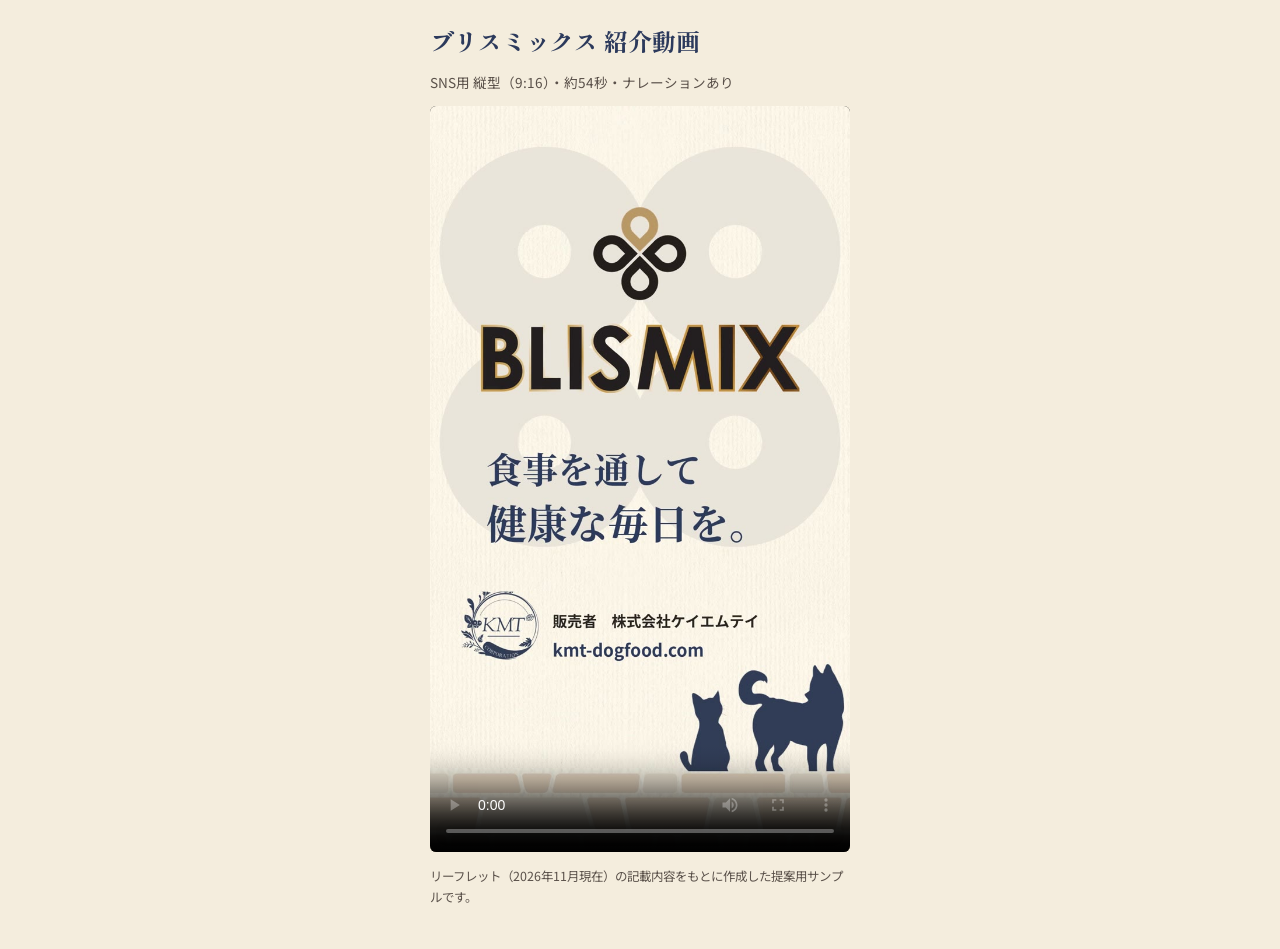
<file: movie.html>
<!DOCTYPE html>
<html lang="ja">
<head>
<meta charset="utf-8">
<meta name="viewport" content="width=device-width, initial-scale=1, viewport-fit=cover">
<title>ブリスミックス 紹介動画</title>
<meta name="robots" content="noindex, nofollow">
<link rel="stylesheet" href="https://fonts.googleapis.com/css2?family=Shippori+Mincho+B1:wght@800&family=Noto+Sans+JP:wght@400;700&display=swap">
<style>
/* single light look taken from the leaflet: paper ground, navy title, brown accent */
:root{--paper:#F4EDDD; --ink:#2B2522; --ink2:#5A514A; --navy:#2C3A5C; --brown:#6E3E28;
  --serif:"Shippori Mincho B1","Hiragino Mincho ProN","Yu Mincho",serif; --sans:"Noto Sans JP","Hiragino Sans",Meiryo,sans-serif}
body{margin:0; background:var(--paper); color:var(--ink); font-family:var(--sans); padding-left:max(16px,env(safe-area-inset-left,0px)); padding-right:max(16px,env(safe-area-inset-right,0px)); padding-block:24px 40px}
main{max-width:420px; margin:0 auto; display:grid; gap:14px}
h1{margin:0; font-family:var(--serif); font-weight:800; color:var(--navy); font-size:1.5rem; line-height:1.4; text-wrap:balance}
.meta{margin:0; font-size:.85rem; color:var(--ink2)}
video{display:block; width:100%; max-width:100%; aspect-ratio:9/16; background:#111; border-radius:6px}
.note{margin:0; font-size:.78rem; color:var(--ink2); line-height:1.7}
</style>
</head>
<body>
<main>
  <h1>ブリスミックス 紹介動画</h1>
  <p class="meta">SNS用 縦型（9:16）・約54秒・ナレーションあり</p>
  <video src="blismix_sns_1080x1920.mp4" poster="poster.jpg" controls playsinline preload="metadata" aria-label="ブリスミックス 紹介動画"></video>
  <p class="note">リーフレット（2026年11月現在）の記載内容をもとに作成した提案用サンプルです。</p>
</main>
</body>
</html>
</file>
<file: style.css>
/* ===== BLISMIX LP (mobile-first) =====
   Built from the leaflet itself:
   - ground = the leaflet's paper texture; the grey clover loops behind the cover; the stone wall with the
     cat & dog silhouettes at the bottom; the vertical BLISMIX wordmark of the cover.
   - navy for cat products, brown for dog products (as in the leaflet); gold = the clover mark; orange = the cover catch.
   - the K12 explanation keeps the leaflet's green box, the thought keeps the brown ribbon, the feeding notes keep the frame.
   No card grids, no gradients for decoration, no English eyebrow labels. */
:root{
  --paper:#FAF5E8; --ink:#2B2522; --ink2:#5A514A; --navy:#2C3A5C; --brown:#6E3E28; --brown2:#5A301E; --gold:#B8935A;
  --orange:#D9752B; --green:#E3EBD3; --green-d:#8FA66A; --line:#D9CFBF; --gray:#E7E1D6;
  --serif:"Shippori Mincho B1","Hiragino Mincho ProN","Yu Mincho",serif;
  --sans:"Noto Sans JP","Hiragino Sans","Hiragino Kaku Gothic ProN",Meiryo,sans-serif;
  --g:20px; color-scheme:light;
}
*{box-sizing:border-box}
html{scroll-behavior:smooth; scroll-padding-top:64px}
body{margin:0; background:#E9E0CE url(paper.jpg) center/700px; color:var(--ink); font-family:var(--sans); font-size:16px; line-height:1.85; -webkit-font-smoothing:antialiased}
img,video{display:block; max-width:100%; height:auto}
h1,h2,h3,h4{margin:0; font-family:var(--serif); line-height:1.4; word-break:keep-all; overflow-wrap:anywhere}
p{margin:0}
a{color:inherit}
.ib{display:inline-block}
.sr{position:absolute; width:1px; height:1px; overflow:hidden; clip:rect(0 0 0 0)}
.sheet{max-width:480px; margin:0 auto; background:var(--paper) url(paper.jpg) center top/520px; overflow:hidden; box-shadow:0 0 0 1px rgba(80,60,30,.08),0 30px 80px -30px rgba(80,60,30,.35)}
section{position:relative; padding:56px var(--g) 0}
h2{font-size:clamp(1.45rem,6.4vw,1.85rem); font-weight:800; color:var(--navy)}
.btn{display:flex; justify-content:center; align-items:center; gap:10px; background:var(--brown); color:#fff; text-decoration:none; font-weight:700; font-size:1rem; padding:15px 18px; border-radius:40px}
.btn::after{content:"→"}
a:focus-visible,button:focus-visible,summary:focus-visible{outline:3px solid var(--orange); outline-offset:3px}

/* header */
.mast{position:sticky; top:env(safe-area-inset-top,0px); z-index:30; display:flex; align-items:center; justify-content:space-between; padding:8px var(--g); background:rgba(250,245,232,.94); backdrop-filter:blur(6px); border-bottom:1px solid var(--line)}
.brand{display:flex; align-items:center; gap:8px}
.brand img:first-child{width:30px} .brand .wm{width:110px}
.mast-link{font-size:.88rem; font-weight:700; color:var(--brown); text-decoration:none; border-bottom:2px solid var(--brown)}

/* 1. first view */
.fv{padding:0; min-height:calc(100svh - 50px); display:grid; grid-template-columns:31% 1fr; grid-template-rows:1fr auto auto auto; position:relative}
.loops{position:absolute; left:34%; top:12%; width:120%; aspect-ratio:1; opacity:.5; pointer-events:none;
  background:
   radial-gradient(circle at 25% 25%, transparent 20%, var(--gray) 20.5% 31%, transparent 31.5%),
   radial-gradient(circle at 75% 25%, transparent 20%, var(--gray) 20.5% 31%, transparent 31.5%),
   radial-gradient(circle at 25% 75%, transparent 20%, var(--gray) 20.5% 31%, transparent 31.5%),
   radial-gradient(circle at 75% 75%, transparent 20%, var(--gray) 20.5% 31%, transparent 31.5%)}
.fv-wm{grid-column:1; grid-row:1 / span 2; width:auto; height:min(70svh,560px); margin:24px 0 0 12px; align-self:start; position:relative}
.fv-copy{grid-column:2; grid-row:1; position:relative; padding:28px var(--g) 0 8px}
.kana{font-family:var(--serif); font-weight:800; font-size:.92rem; color:var(--ink)}
.kana span{display:block; font-size:.62rem; letter-spacing:.12em; color:var(--ink2)}
.catch{margin-top:16px; font-family:var(--serif); font-weight:800; color:var(--orange); font-size:1rem; line-height:1.55}
.fv h1{margin-top:12px; color:var(--navy); font-weight:800; font-size:clamp(1.65rem,8.4vw,2.2rem); line-height:1.35}
.fv h1 span{display:block; white-space:nowrap}
.lead{margin-top:12px; font-size:.86rem; color:var(--ink2); line-height:1.7}
.k12{margin-top:18px; width:116px; aspect-ratio:1; border-radius:50%; border:4px solid var(--gold); outline:1px solid var(--gold); outline-offset:-10px; background:#FFFCF4;
  display:flex; flex-direction:column; align-items:center; justify-content:center; font-family:var(--serif); font-weight:800; color:var(--brown); line-height:1.25; font-size:.95rem}
.fv-icons{list-style:none; margin:14px 0 0; padding:0; display:grid; gap:6px}
.fv-icons li{display:flex; align-items:center; gap:10px; font-size:.78rem; font-weight:700; color:var(--navy); line-height:1.35}
.fv-icons img{width:46px}
.fv-icons li:last-child img{border:2px solid var(--navy); border-radius:50%; padding:2px; height:46px; object-fit:contain}
.fv > .wall{grid-column:1 / -1; grid-row:2; align-self:end}
.wall{position:relative; height:86px; background:url(wall.jpg) left bottom/auto 86px repeat-x; margin-top:36px}
.wall .sil{position:absolute; right:22px; bottom:76px; width:130px}
.fv-acts{grid-column:1 / -1; grid-row:3; display:grid; gap:10px; padding:16px var(--g) 0; background:#EADBC2}
.fv-acts .txt{text-align:center; font-weight:700; color:var(--navy); font-size:.92rem}
.fv-note{grid-column:1 / -1; grid-row:4; padding:8px var(--g) 18px; font-size:.72rem; color:var(--ink2); background:#EADBC2}

/* 2. movie */
.movie{text-align:center}
.player{position:relative; margin:22px auto 0; width:min(78%,320px); aspect-ratio:9/16; background:#111; border-radius:6px; overflow:hidden; box-shadow:0 24px 40px -20px rgba(60,40,20,.5)}
.player video{width:100%; height:100%; object-fit:cover}
.play{position:absolute; left:50%; top:50%; translate:-50% -50%; width:70px; height:70px; border-radius:50%; border:0; background:var(--brown); display:grid; place-items:center; cursor:pointer; box-shadow:0 0 0 8px rgba(110,62,40,.25); transition:opacity .2s}
.play svg{width:40%; fill:#fff}
.player.on .play{opacity:0} .player.on:hover .play{opacity:1}
.bar-p{position:absolute; left:0; right:0; bottom:0; height:4px; background:rgba(255,255,255,.25)} .bar-p i{display:block; height:100%; width:0; background:var(--gold)}
.movie .cap{margin-top:10px; font-size:.78rem; color:var(--ink2)}

/* 3. K12 green box, cut at an angle */
.k12-sec{padding:64px 0 0}
.green{background:var(--green); padding:64px var(--g) 40px; clip-path:polygon(0 36px,100% 0,100% 100%,0 100%); position:relative}
.green::before,.green::after{content:""; position:absolute; width:70px; height:70px; border:2px solid var(--green-d); opacity:.55}
.green::before{left:12px; top:46px; border-right:0; border-bottom:0; border-radius:40px 0 0 0}
.green::after{right:12px; bottom:14px; border-left:0; border-top:0; border-radius:0 0 40px 0}
.green .q{font-family:var(--serif); font-weight:800; color:var(--brown); font-size:1rem}
.green h2{margin:6px 0 16px}
.green p+p{margin-top:12px}
.green p{font-size:.95rem}
.green .big{font-family:var(--serif); font-weight:800; color:var(--navy); font-size:1.12rem; line-height:1.6; margin-top:18px}

/* 4. ribbon + thought */
.omoi{padding-top:70px}
.ribbon{text-align:center}
.ribbon span{position:relative; display:inline-block; background:var(--brown); color:#FBEBDC; font-family:var(--serif); font-weight:800; padding:8px 30px; font-size:1.02rem}
.ribbon span::before,.ribbon span::after{content:""; position:absolute; top:8px; width:26px; height:100%; background:var(--brown2); z-index:-1}
.ribbon span::before{left:-18px; clip-path:polygon(0 0,100% 0,100% 100%,0 100%,40% 50%)}
.ribbon span::after{right:-18px; clip-path:polygon(0 0,100% 0,60% 50%,100% 100%,0 100%)}
.omoi h2{margin-top:22px; text-align:center; font-size:clamp(1.4rem,6.6vw,1.8rem)}
.omoi .sub{text-align:center; font-family:var(--serif); font-weight:800; color:var(--brown); margin:6px 0 18px; font-size:1rem; line-height:1.6}
.omoi p:not(.sub):not(.ribbon){font-size:.95rem; color:var(--ink2)}
.omoi p+p{margin-top:10px}
.omoi-kmt{position:absolute; right:-40px; bottom:-60px; width:220px; opacity:.12; pointer-events:none}

/* 5. commitments */
.kodawari{padding-top:76px}
.vine{height:22px; background:
  radial-gradient(circle,var(--green-d) 4px,transparent 4.5px) 0 0/34px 22px repeat-x,
  linear-gradient(transparent 4px,var(--green-d) 4px 7px,transparent 7px)}
.kodawari h2{text-align:center; margin:22px 0 14px; color:var(--brown)}
.kd{list-style:none; margin:0 0 22px; padding:0}
.kd li{display:grid; grid-template-columns:58px 1fr; gap:12px; padding:16px 0; border-bottom:1px dashed var(--line)}
.kd li:last-child{border-bottom:0}
.kd img{width:58px}
.kd h3{display:inline-block; background:var(--brown); color:#fff; font-family:var(--sans); font-size:.95rem; font-weight:700; padding:2px 16px 2px 12px; border-radius:20px; margin-bottom:6px}
.kd h3::before{content:"☛ "}
.kd p{font-size:.9rem; color:var(--ink2); line-height:1.75}
.kd .in{margin-top:6px; font-size:.8rem; font-weight:700; color:var(--brown)}
.kd .note{margin-top:6px; font-size:.76rem}

/* 6. lineup */
.lineup{padding-top:70px}
.lineup h2{text-align:center}
.tabs{display:grid; grid-template-columns:1fr 1fr; margin:22px 0 0; border-bottom:3px solid var(--navy)}
.tabs button{all:unset; text-align:center; padding:12px 0; font-weight:700; cursor:pointer; color:var(--ink2); background:rgba(255,255,255,.4)}
.tabs .cat[aria-selected="true"]{background:var(--navy); color:#fff}
.tabs .dog[aria-selected="true"]{background:var(--brown); color:#fff}
.lineup:has(.dog[aria-selected="true"]) .tabs{border-color:var(--brown)}
.prod{padding:26px 0 20px; border-bottom:1px solid var(--line)}
.prod h3{font-family:var(--sans); font-weight:800; font-size:1.06rem; text-align:center; padding:8px 0; border-top:2px solid; border-bottom:2px solid}
.prod.cat h3{color:var(--navy); border-color:var(--navy)} .prod.dog h3{color:var(--brown); border-color:var(--brown)}
.prod-top{display:grid; grid-template-columns:42% 1fr; gap:14px; margin-top:16px; align-items:start}
.bag{width:100%; box-shadow:0 14px 24px -14px rgba(60,40,20,.5)}
.tgt{display:inline-block; color:#fff; font-weight:700; font-size:1rem; padding:6px 12px; line-height:1.3}
.tgt small{display:block; font-size:.72rem; font-weight:500; opacity:.9}
.cat .tgt{background:var(--navy)} .dog .tgt{background:var(--brown)}
.marks{list-style:none; margin:8px 0 0; padding:0; font-size:.82rem; font-weight:700}
.plus{display:inline-block; margin-top:8px; font-size:.74rem; border:1px solid var(--ink2); border-radius:20px; padding:1px 10px}
.prices{margin-top:8px}
.price{border-collapse:collapse; width:100%; font-size:.86rem; font-variant-numeric:tabular-nums}
.price + .price{margin-top:6px}
.price caption{text-align:left; font-weight:700; font-size:.8rem}
.price th{font-weight:500; font-size:.72rem; color:var(--ink2); border-bottom:1px solid var(--ink2); text-align:left; padding:2px 4px}
.price td{padding:1px 4px; border-bottom:1px solid var(--line)}
.price td:last-child{text-align:right; font-weight:700}
.origin{margin-top:8px; font-size:.82rem}
.kibs{display:flex; flex-wrap:wrap; align-items:center; gap:4px 16px; margin-top:12px}
.kib{margin:0; display:flex; align-items:center; gap:8px; font-size:.78rem}
.kib img{width:44px}
.img-note{font-size:.7rem; color:var(--ink2)}
details{margin-top:10px; border:1px solid var(--line); background:rgba(255,255,255,.45)}
summary{cursor:pointer; padding:10px 14px; font-weight:700; font-size:.9rem; list-style:none; display:flex; justify-content:space-between}
summary::-webkit-details-marker{display:none}
summary::after{content:"＋"} details[open] summary::after{content:"−"}
details > *:not(summary){margin-left:14px; margin-right:14px}
details h4{font-family:var(--sans); font-size:.82rem; margin-top:4px; padding:3px 8px; color:#fff}
.cat details h4{background:var(--navy)} .dog details h4{background:var(--brown)}
.spec{border-collapse:collapse; width:calc(100% - 28px); font-size:.84rem; margin-bottom:10px; font-variant-numeric:tabular-nums}
.spec th{text-align:left; font-weight:500; padding:3px 0; border-bottom:1px solid var(--line)}
.spec td{text-align:right; padding:3px 0; border-bottom:1px solid var(--line)}
.kcal{font-size:.88rem; margin-bottom:12px}
.ing{font-size:.8rem; line-height:1.75; color:var(--ink2); margin-bottom:12px}
.pnote{font-size:.76rem; margin-bottom:12px}
.notes{margin-top:18px; font-size:.74rem; color:var(--ink2)}

/* 7. framed notes */
.about{padding-top:64px}
.frame{position:relative; border:2px solid var(--brown); outline:1px solid var(--brown); outline-offset:-8px; padding:34px 22px 24px; background:rgba(255,253,246,.6)}
.frame::before,.frame::after{content:"❦"; position:absolute; color:var(--brown); font-size:1.4rem; line-height:1; background:var(--paper); padding:0 6px}
.frame::before{top:-14px; left:50%; translate:-50% 0} .frame::after{bottom:-14px; left:50%; translate:-50% 0; rotate:180deg}
.frame h2{text-align:center; color:var(--brown); font-size:1.3rem; margin-bottom:12px}
.frame ul{list-style:none; margin:0; padding:0}
.frame li{position:relative; padding-left:1.2em; font-size:.92rem; margin-top:10px}
.frame li::before{content:"◆"; position:absolute; left:0; color:var(--brown); font-size:.8em; top:.2em}

/* 8. seller */
.seller{padding:60px var(--g) 30px}
.seller .kmt{width:120px; margin:0 auto 14px}
.seller dl{margin:0 0 20px; border-top:1px solid var(--line)}
.seller dl div{display:grid; grid-template-columns:5.5em 1fr; gap:10px; padding:12px 0; border-bottom:1px solid var(--line)}
.seller dt{font-size:.8rem; text-align:center; border:1px solid var(--ink2); height:fit-content; padding:1px 0}
.seller dd{margin:0; font-size:.92rem; line-height:1.7}
.seller dd b{font-size:1.05rem}

.foot{padding:110px 0 90px; background:linear-gradient(transparent 110px,#EADBC2 110px); text-align:left}
.foot .wall{margin-top:0}
.foot p{padding:12px var(--g) 0; font-size:.72rem; color:var(--ink2)}

/* phone bar */
.bar{position:fixed; left:0; right:0; bottom:0; z-index:40; padding:10px var(--g) calc(10px + env(safe-area-inset-bottom,0px)); transform:translateY(110%); transition:transform .25s; max-width:480px; margin:0 auto}
.bar.on{transform:none}
.bar a{display:block; text-align:center; background:var(--brown); color:#fff; text-decoration:none; font-weight:700; padding:13px; border-radius:40px; box-shadow:0 10px 24px -10px rgba(60,30,10,.6)}
@media (prefers-reduced-motion:reduce){*{transition:none!important}}
</file>
